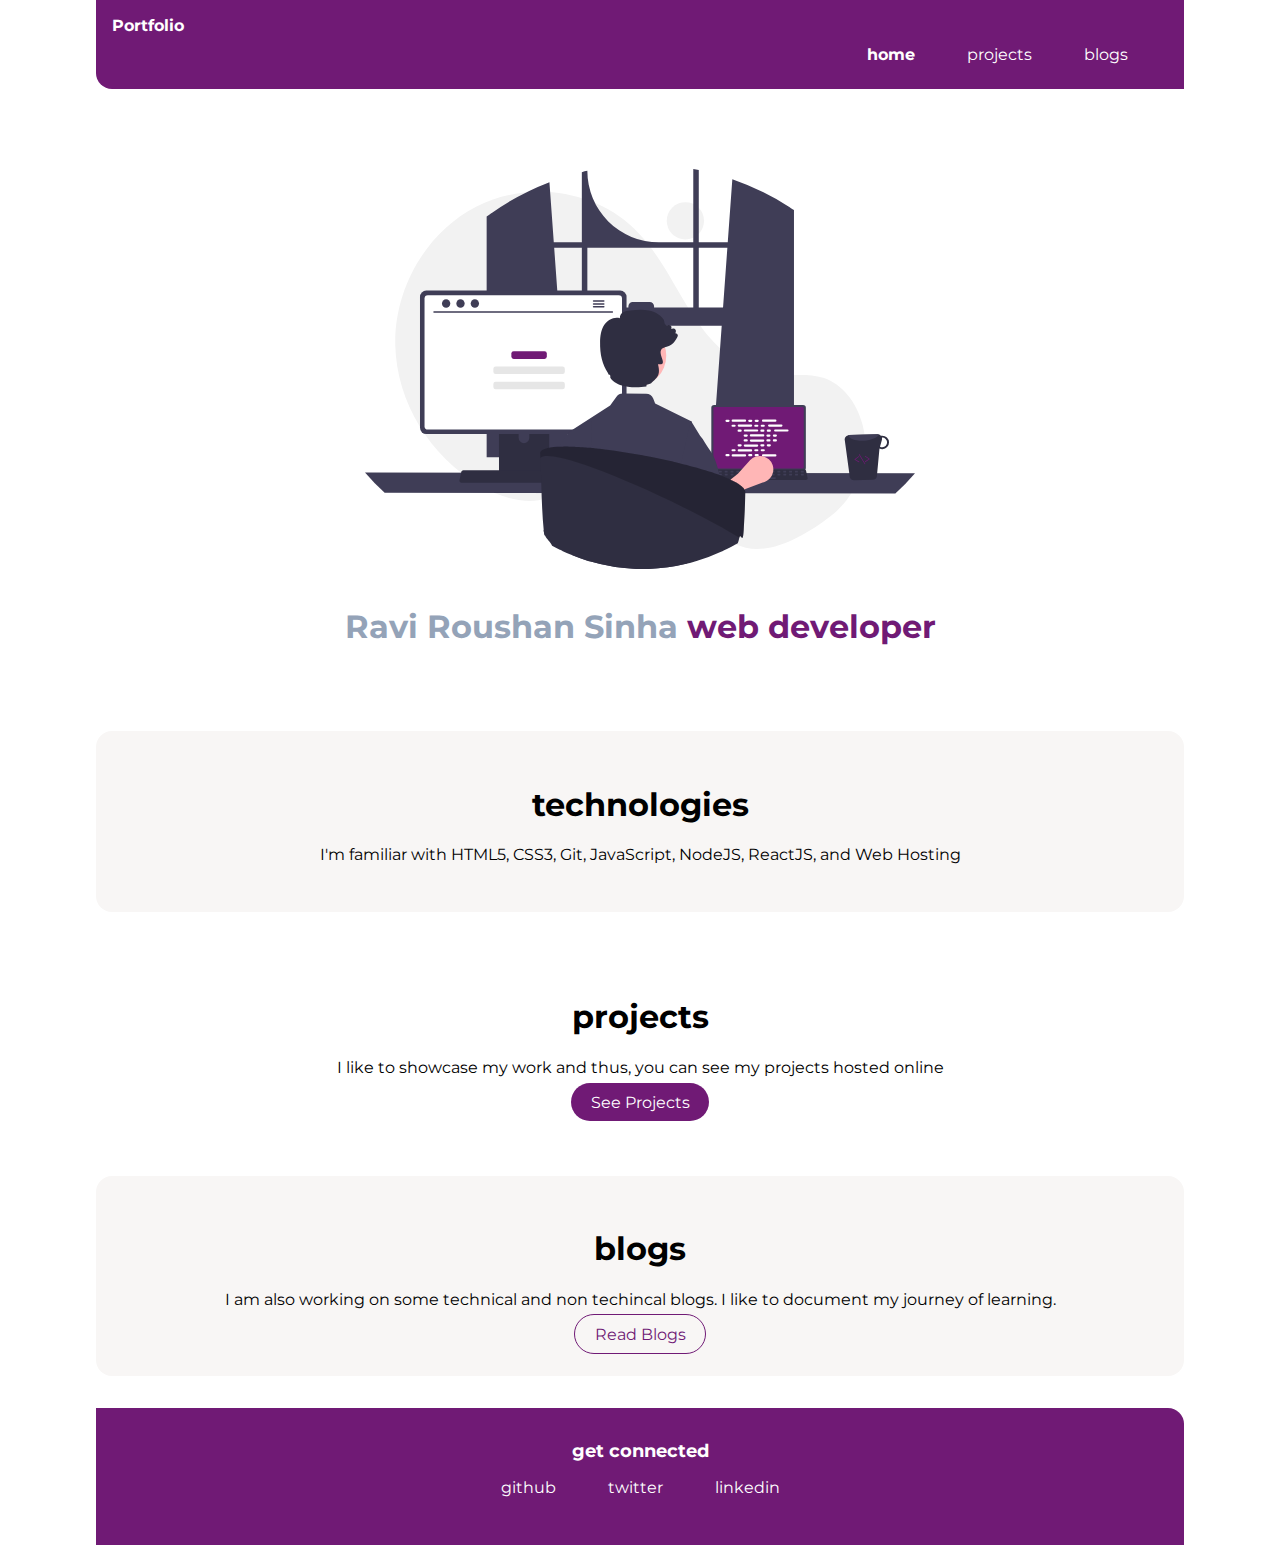
<file: index.html>
<!DOCTYPE html>

<html lang="en"><head><meta http-equiv="Content-Type" content="text/html; charset=UTF-8">
    
    <meta name="viewport" content="width=device-width, initial-scale=1.0">
    <title>Ravi Roushan Sinha</title>
    <link href="styles.css" rel="stylesheet">
  </head>
  <body>
    <nav class="navigation container">
      <div class="nav-brand"><a href="/">Portfolio</a></div>
      <ul class="list-non-bullet nav-pills">
        <li class="list-item-inline">
          <a class="link link-active" href="/">home</a>
        </li>
        <li class="list-item-inline">
          <a class="link" href="projects.html">projects</a>
        </li>
        <li class="list-item-inline">
          <a class="link" href="blogs.html">blogs</a>
        </li>
      </ul>
    </nav>

    <header class="hero">
      <img class="hero-img" src="assets/hero.svg">
      <h1 class="hero-heading">
        Ravi Roushan Sinha <span class="heading-inverted"> web developer</span>
      </h1>
    </header>

    <section class="section ow">
      <div class="container container-center">
        <h1>technologies</h1>
        <p>
          I'm familiar with HTML5, CSS3, Git, JavaScript, NodeJS, ReactJS, and
          Web Hosting
        </p>
      </div>
    </section>

    <section class="section">
      <div class="container container-center">
        <h1>projects</h1>
        <p>
          I like to showcase my work and thus, you can see my projects hosted
          online
        </p>
        <a class="link link-primary" href="projects.html">See Projects</a>
      </div>
    </section>

    <section class="section ow">
      <div class="container container-center">
        <h1>blogs</h1>
        <p>
          I am also working on some technical and non techincal blogs. I like to
          document my journey of learning.
        </p>
        <a class="link link-secondary" href="blogs.html">Read Blogs</a>
      </div>
    </section>

    <footer class="footer">
      <div class="footer-header">get connected</div>
      <ul class="social-links list-non-bullet">
        <li class="list-item-inline">
          <a class="link" href="https://github.com/ravirrs/"> github </a>
        </li>
        <li class="list-item-inline">
          <a class="link" href="https://twitter.com/ravirrs1"> twitter </a>
        </li>
        <li class="list-item-inline">
          <a class="link" href="https://www.linkedin.com/in/ravi-roushan-sinha-72967a7b">linkedin
          </a>
        </li>
      </ul>
    </footer>
  

</body></html>
</file>
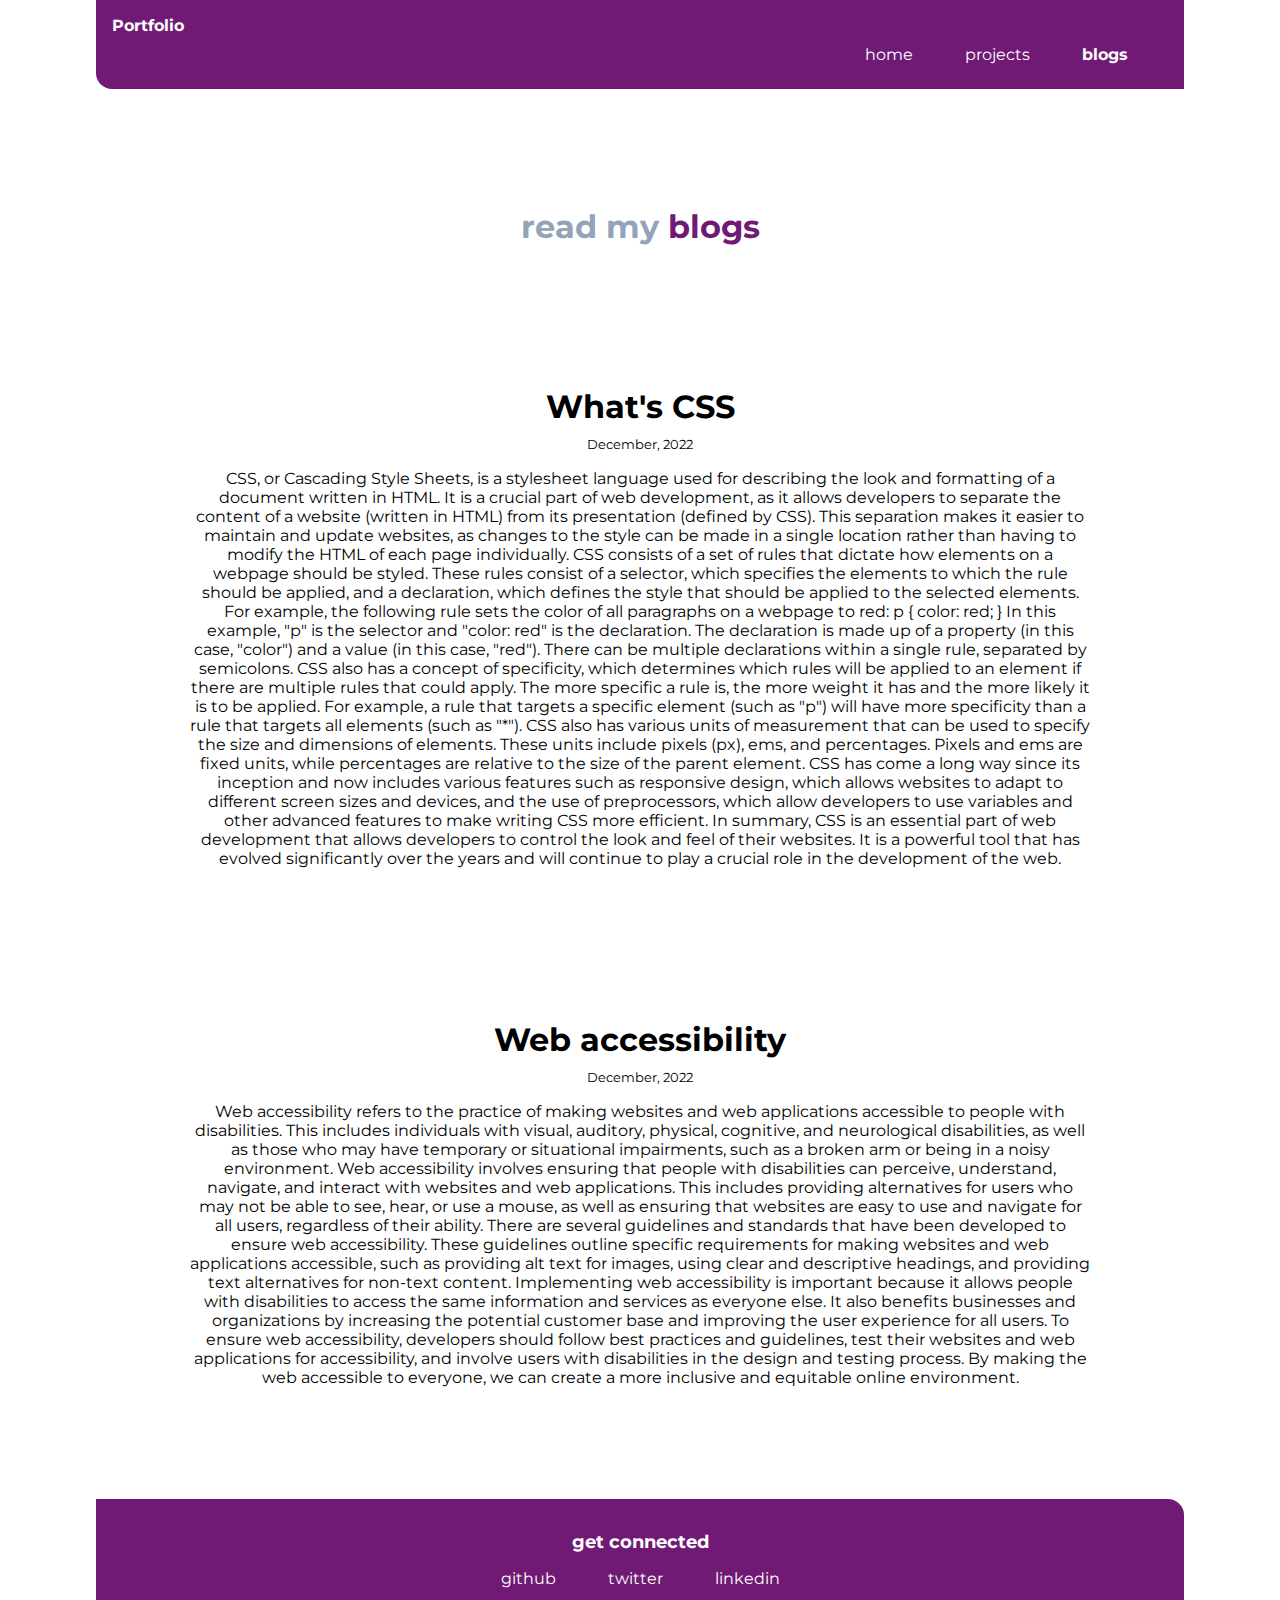
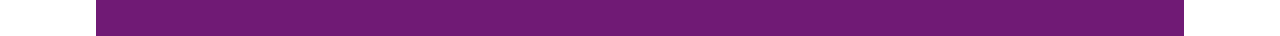
<file: blogs.html>
<!DOCTYPE html>

<html lang="en"><head><meta http-equiv="Content-Type" content="text/html; charset=UTF-8">
    
    <meta name="viewport" content="width=device-width, initial-scale=1.0">
    <link href="styles.css" rel="stylesheet">
    <title>Blogs</title>
  </head>
  <body data-new-gr-c-s-check-loaded="14.1080.0" data-gr-ext-installed="">
    <nav class="navigation container">
      <div class="nav-brand"><a href="index.html">Portfolio</a></div>
      <ul class="list-non-bullet nav-pills">
        <li class="list-item-inline">
          <a class="link" href="index.html">home</a>
        </li>
        <li class="list-item-inline">
          <a class="link" href="projects.html">projects</a>
        </li>
        <li class="list-item-inline">
          <a class="link link-active" href="blogs.html">blogs</a>
        </li>
      </ul>
    </nav>

    <header class="hero">
      <h1 class="hero-heading">
        read my <span class="heading-inverted">blogs</span>
      </h1>
    </header>

    <ul class="list-non-bullet">
      <li>
        <article class="showcase-list container container-center">
          <h1>What's CSS</h1>
          <small>December, 2022</small>
          <p>CSS, or Cascading Style Sheets, is a stylesheet language used for describing the look and formatting of a document written in HTML. It is a crucial part of web development, as it allows developers to separate the content of a website (written in HTML) from its presentation (defined by CSS). This separation makes it easier to maintain and update websites, as changes to the style can be made in a single location rather than having to modify the HTML of each page individually.

            CSS consists of a set of rules that dictate how elements on a webpage should be styled. These rules consist of a selector, which specifies the elements to which the rule should be applied, and a declaration, which defines the style that should be applied to the selected elements. For example, the following rule sets the color of all paragraphs on a webpage to red:
            
           
            p {
              color: red;
            }


            In this example, "p" is the selector and "color: red" is the declaration. The declaration is made up of a property (in this case, "color") and a value (in this case, "red"). There can be multiple declarations within a single rule, separated by semicolons.
            
            CSS also has a concept of specificity, which determines which rules will be applied to an element if there are multiple rules that could apply. The more specific a rule is, the more weight it has and the more likely it is to be applied. For example, a rule that targets a specific element (such as "p") will have more specificity than a rule that targets all elements (such as "*").
            
            CSS also has various units of measurement that can be used to specify the size and dimensions of elements. These units include pixels (px), ems, and percentages. Pixels and ems are fixed units, while percentages are relative to the size of the parent element.
            
            CSS has come a long way since its inception and now includes various features such as responsive design, which allows websites to adapt to different screen sizes and devices, and the use of preprocessors, which allow developers to use variables and other advanced features to make writing CSS more efficient.
            
            In summary, CSS is an essential part of web development that allows developers to control the look and feel of their websites. It is a powerful tool that has evolved significantly over the years and will continue to play a crucial role in the development of the web.
          
          </p>

          
        </article>
      </li>

      <li>
        <article class="showcase-list container container-center">
          <h1>Web accessibility</h1>
          <small>December, 2022</small>
          <p>
               Web accessibility refers to the practice of making websites and web applications accessible to people with disabilities. This includes individuals with visual, auditory, physical, cognitive, and neurological disabilities, as well as those who may have temporary or situational impairments, such as a broken arm or being in a noisy environment.

              Web accessibility involves ensuring that people with disabilities can perceive, understand, navigate, and interact with websites and web applications. This includes providing alternatives for users who may not be able to see, hear, or use a mouse, as well as ensuring that websites are easy to use and navigate for all users, regardless of their ability.

              There are several guidelines and standards that have been developed to ensure web accessibility. These guidelines outline specific requirements for making websites and web applications accessible, such as providing alt text for images, using clear and descriptive headings, and providing text alternatives for non-text content.

              Implementing web accessibility is important because it allows people with disabilities to access the same information and services as everyone else. It also benefits businesses and organizations by increasing the potential customer base and improving the user experience for all users.

              To ensure web accessibility, developers should follow best practices and guidelines, test their websites and web applications for accessibility, and involve users with disabilities in the design and testing process. By making the web accessible to everyone, we can create a more inclusive and equitable online environment.
          </p>

          
        </article>
      </li>
    </ul>

    <footer class="footer">
      <div class="footer-header">get connected</div>
      <ul class="social-links list-non-bullet">
        <li class="list-item-inline">
          <a class="link" href="https://github.com/ravirrs/"> github </a>
        </li>
        <li class="list-item-inline">
          <a class="link" href="https://twitter.com/ravirrs1"> twitter </a>
        </li>
        <li class="list-item-inline">
          <a class="link" href="https://www.linkedin.com/in/ravi-roushan-sinha-72967a7b/">
            linkedin
          </a>
        </li>
      </ul>
    </footer>
</file>
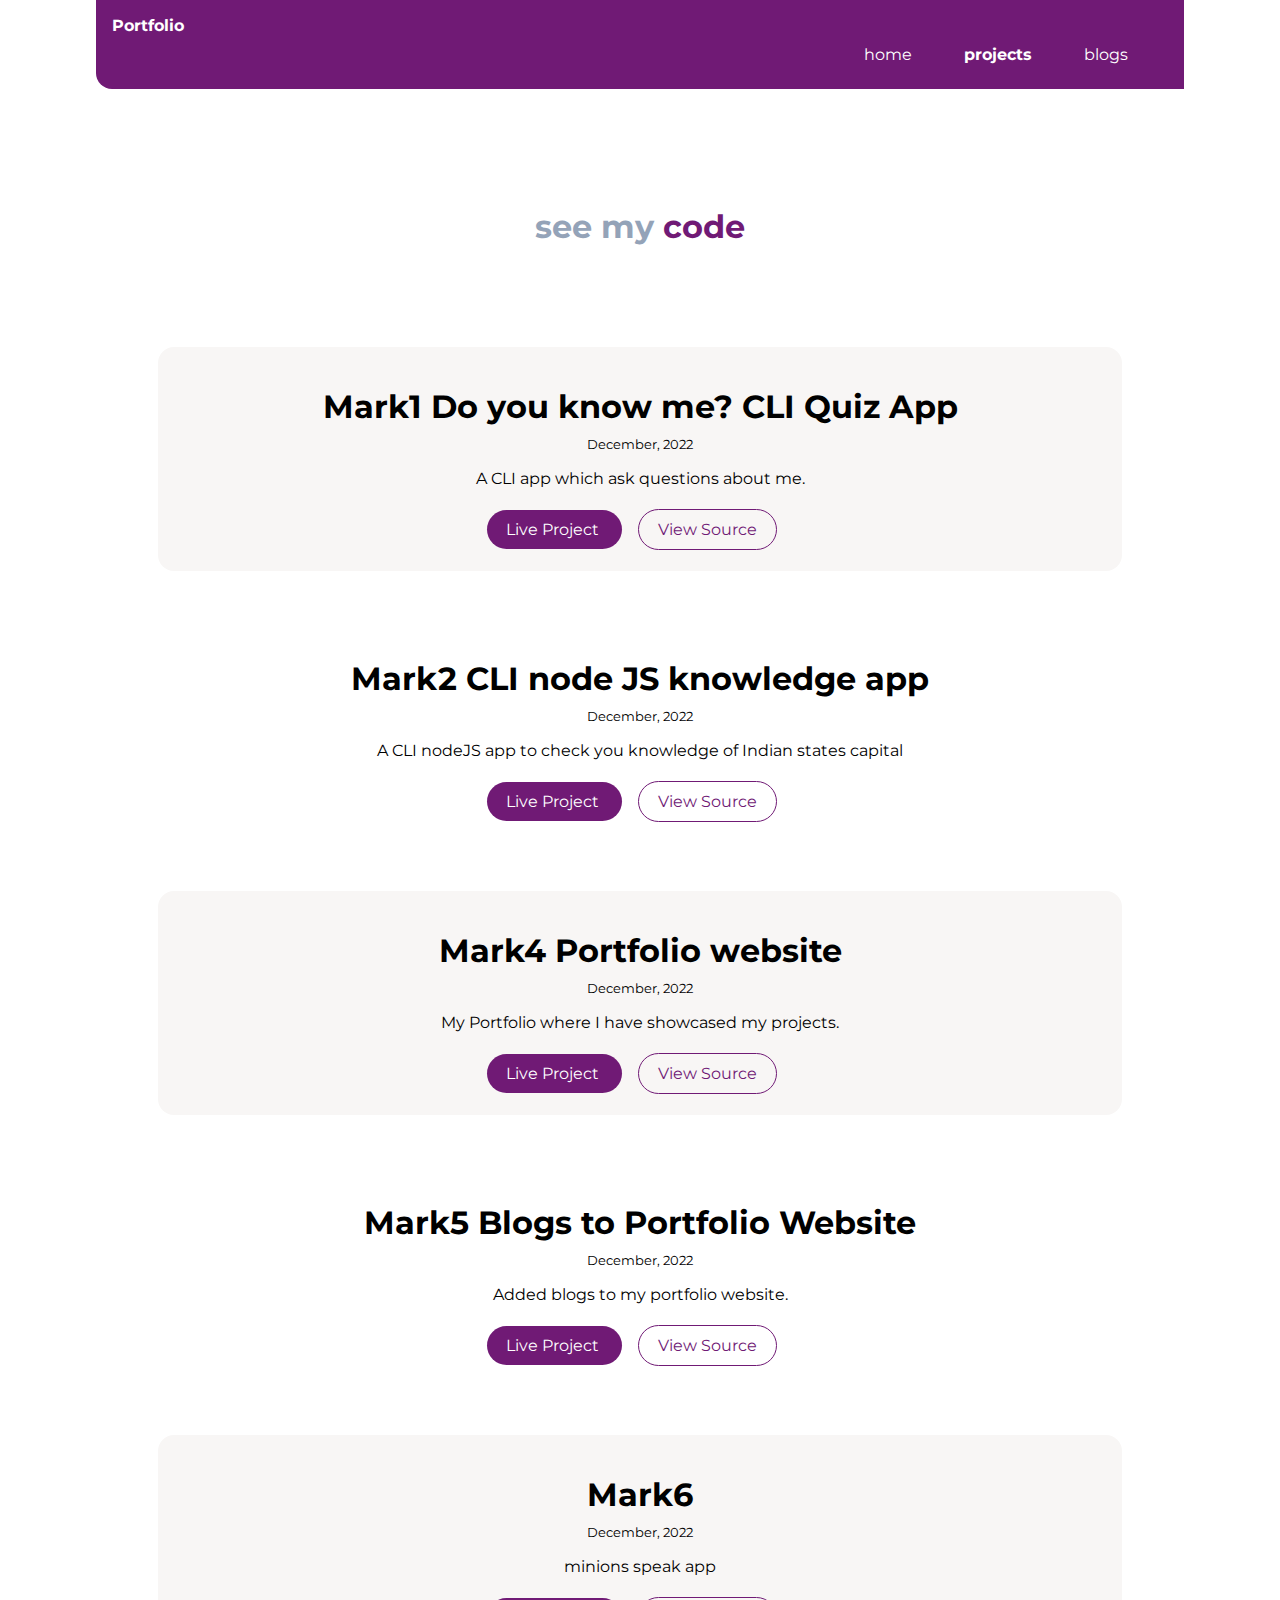
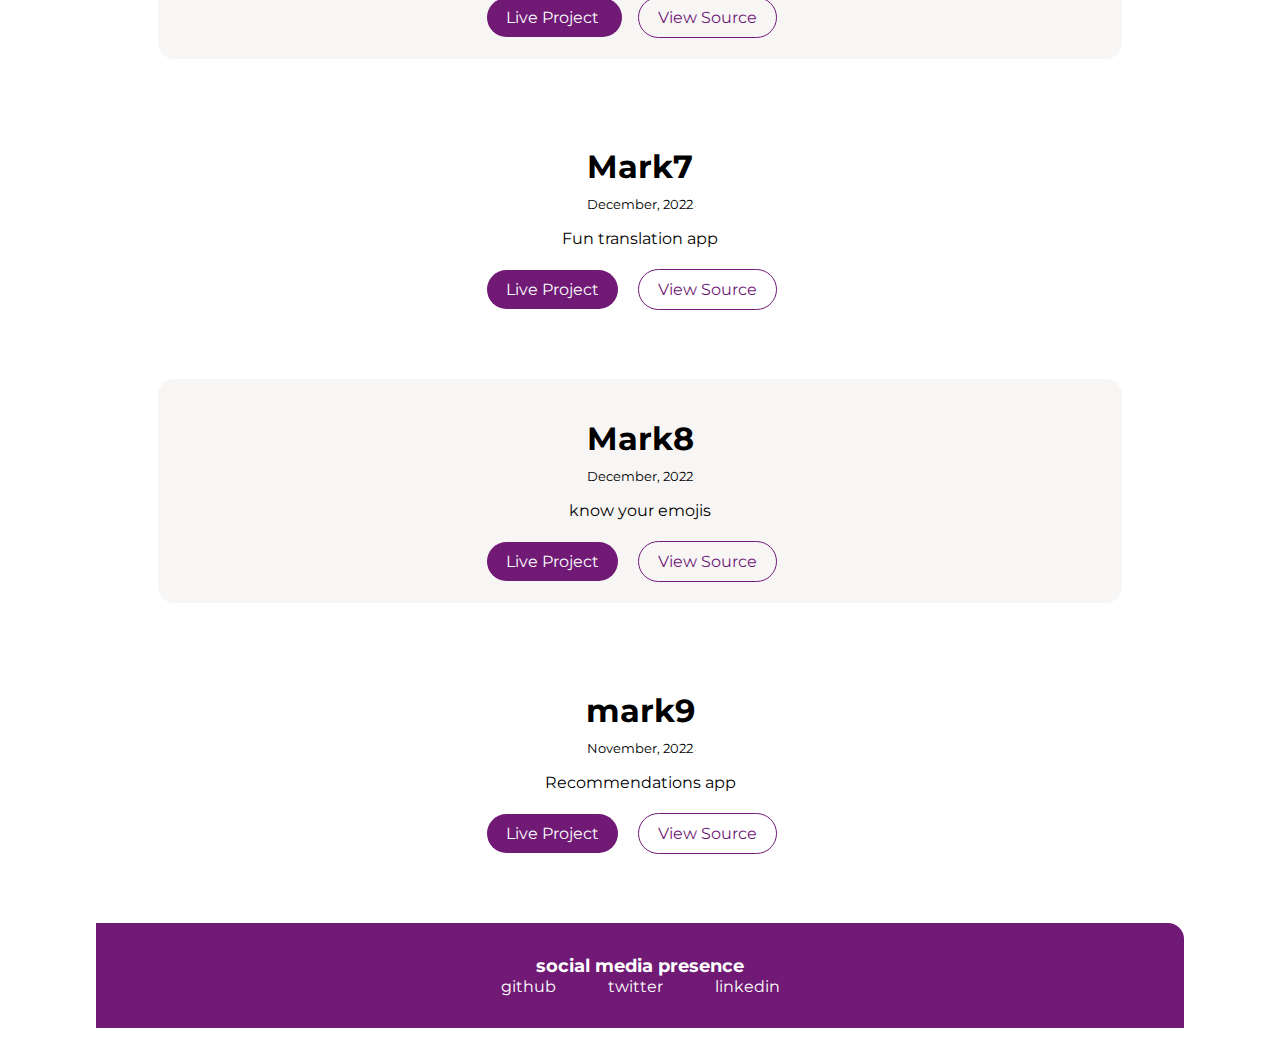
<file: projects.html>
<!DOCTYPE html>

<html lang="en"><head><meta http-equiv="Content-Type" content="text/html; charset=UTF-8">
    
    <meta name="viewport" content="width=device-width, initial-scale=1.0">
    <link href="styles.css" rel="stylesheet">
    <title>Projects</title>
  </head>
  <body data-new-gr-c-s-check-loaded="14.1080.0" data-gr-ext-installed="">
    <nav class="navigation container">
      <div class="nav-brand"><a href="index.html">Portfolio</a></div>
      <ul class="list-non-bullet nav-pills">
        <li class="list-item-inline">
          <a class="link" href="index.html">home</a>
        </li>
        <li class="list-item-inline">
          <a class="link link-active" href="/projects.html">projects</a>
        </li>
        <li class="list-item-inline">
          <a class="link" href="/blogs.html">blogs</a>
        </li>
      </ul>
    </nav>

    <header class="hero">
      <h1 class="hero-heading">
        see my <span class="heading-inverted"> code</span>
      </h1>
    </header>

    <ul class="list-non-bullet">
      <li>
        <article class="showcase-list container container-center ow">
          <h1>Mark1 Do you know me? CLI Quiz App </h1>
          <small>December, 2022</small>
          <p>
            A CLI app which ask questions about me.
          </p>

          <a class="link link-primary" href="https://replit.com/@Ravirrs/CLI-friends-app"target="_blank">
            Live Project
          </a>
          <a class="link link-secondary" href="https://github.com/Ravirrs/CLI-friends-app"target="_blank">
            View Source
          </a>
        </article>
      </li>

      <li>
        <article class="showcase-list container container-center">
          <h1>Mark2 CLI node JS knowledge app </h1>
          <small>December, 2022</small>
          <p>
            A CLI nodeJS app to check you knowledge of Indian states capital
          </p>

          <a class="link link-primary" href="https://replit.com/@Ravirrs/CLI-quiz#index.js"target="_blank">
            Live Project
          </a>
          <a class="link link-secondary" href="https://github.com/Ravirrs/CLI-quiz-"target="_blank">
            View Source
          </a>
        </article>
      </li>

      <li>
        <article class="showcase-list container container-center ow">
          <h1>Mark4 Portfolio website </h1>
          <small>December, 2022</small>
          <p>
            My Portfolio where I have showcased my projects.
          </p>

          <a class="link link-primary" href="https://raviroushansinha.netlify.app/"target="_blank">
            Live Project
          </a>
          <a class="link link-secondary" href="https://github.com/Ravirrs/Ravi-Roushan-Sinha-Portfolio"target="_blank">
            View Source
          </a>
        </article>
      </li>

      <li>
        <article class="showcase-list container container-center">
          <h1>Mark5 Blogs to Portfolio Website</h1>
          <small>December, 2022</small>
          <p>
            Added blogs to my portfolio website.
          </p>

          <a class="link link-primary" href="">
            Live Project
          </a>
          <a class="link link-secondary" href="">View Source</a>
        </article>
      </li>

      <li>
        <article class="showcase-list container container-center ow">
          <h1>Mark6 </h1>
          <small>December, 2022</small>
          <p> minions speak app
            
          </p>

          <a class="link link-primary" href="">
            Live Project
          </a>
          <a class="link link-secondary" href="">View Source</a>
        </article>
      </li>

      <li>
        <article class="showcase-list container container-center">
          <h1>Mark7</h1>
          <small>December, 2022</small>
          <p>
            Fun translation app
          </p>

          <a class="link link-primary" href="">Live Project</a>
          <a class="link link-secondary" href="">View Source</a>
        </article>
      </li>

      <li>
        <article class="showcase-list container container-center ow">
          <h1>Mark8</h1>
          <small>December, 2022</small>
          <p>
              know your emojis
          </p>

          <a class="link link-primary" href="">Live Project</a>
          <a class="link link-secondary" href="">View Source</a>
        </article>
      </li>

      <li>
        <article class="showcase-list container container-center">
          <h1>mark9</h1>
          <small>November, 2022</small>
          <p>
            Recommendations app
          </p>

          <a class="link link-primary" href="">Live Project</a>
          <a class="link link-secondary" href="">View Source</a>
        </article>
      </li>


    <footer class="footer">
      <div class="footer-header">social media presence</div>
      <ul class="social-links list-non-bullet">
        <li class="list-item-inline">
          <a class="link" href="https://github.com/ravirrs/"> github </a>
        </li>
        <li class="list-item-inline">
          <a class="link" href="https://twitter.com/ravirrs1"> twitter </a>
        </li>
        <li class="list-item-inline">
          <a class="link" href="https://www.linkedin.com/in/ravi-roushan-sinha-72967a7b">
            linkedin
          </a>
        </li>
      </ul>
    </footer>
</file>
<file: styles.css>
@import url('https://fonts.googleapis.com/css2?family=Montserrat:wght@400;700&display=swap');


:root {
    --primary-color: #701a75;
    --off-white: #f8f6f5;
    --dark-gray: #94a3b8;

}

body {
  font-family: "Montserrat", sans-serif;
  margin: 0px auto;
  max-width: 85%;
  width: 100%;
}

hr {
  margin: 2rem 0rem;
}

/** spaces **/

.margin-md {
  margin: 2rem;
}

/** container **/
.container {
  padding: 0rem 1rem;
}

.container-center {
  max-width: 900px;
  width: 100%;
  margin: auto;
}

/** links **/
.link {
  box-sizing: border-box;
  text-decoration: none;
  padding: 0.5rem 1rem;
}

.link-primary {
  max-width: 140px;
  padding: 0.6rem 1.2rem;
  background-color: var(--primary-color);
  color: #fff;
  margin: 1rem auto;
  border-radius: 2rem;
}

.link-secondary {
  max-width: 140px;
  margin: 1rem;
  padding: 0.6rem 1.2rem;
  border-radius: 2rem;
  border: 1px solid var(--primary-color);
  color: var(--primary-color);
}

/** look into BEM naming convention for CSS **/

/** lists **/

.list-non-bullet {
  list-style: none;
  padding-inline-start: 0px;
}

.list-item-inline {
  display: inline;
  padding: 0rem 0.5rem;
}

/** navigation **/

.navigation {
  background-color: var(--primary-color);
  color: white;
  padding: 1rem;
  border-bottom-left-radius: 1rem;
}

.navigation .nav-brand {
  font-weight: bold;
}

.nav-brand a {
  text-decoration: none;
  color: inherit;
}

.navigation .nav-pills {
  text-align: right;
  margin: 0.6rem 1rem;
}

.navigation .link {
  color: white;
}

.navigation .link-active {
  font-weight: bold;
}

/** header **/

.hero {
  padding: 2rem;
  padding-top: 5rem;
}

.hero .hero-img {
  max-width: 80%;
  width: 550px;
  display: block;
  margin: auto;
}

.hero .hero-heading {
  text-align: center;
  padding-top: 1rem;
  color: var(--dark-gray);
}

.hero .hero-heading .heading-inverted {
  color: var(--primary-color);
}

/** sections **/

.section {
  padding: 2rem;
  margin: 2rem 0;
  border-radius: 1rem;
  text-align: center;
}

.section h1 {
  text-align: center;
}

.ow {
  background-color: var(--off-white);
}

/** footers **/

.footer {
  background-color: var(--primary-color);
  padding: 2rem 1rem;
  text-align: center;
  color: white;
  border-top-right-radius: 1rem;
}

.footer .link {
  color: white;
}

.footer .footer-header {
  font-weight: bold;
  font-size: large;
}

.footer ul {
  padding-inline-start: 0px;
}

/** projects **/
.showcase-list {
  /* padding: 2rem; */
  padding: 2rem;
  border-radius: 1rem;
  text-align: center;
  margin: 3rem auto;
}
.showcase-list h1 {
  margin: 0.5rem;
}

.showcase-list p {
  padding-bottom: 1rem;
}

/** blogs **/

.showcase-blog {
  padding-bottom: 6rem;
}

@media (max-width: 900px) {
  body {
    max-width: 95%;
    width: 100%;
  }

  .list-item-inline {
    display: inline;
    padding: 0rem;
  }

  .container-center {
    width: auto;
  }

  .link-primary {
    display: block;
  }
}
</file>
